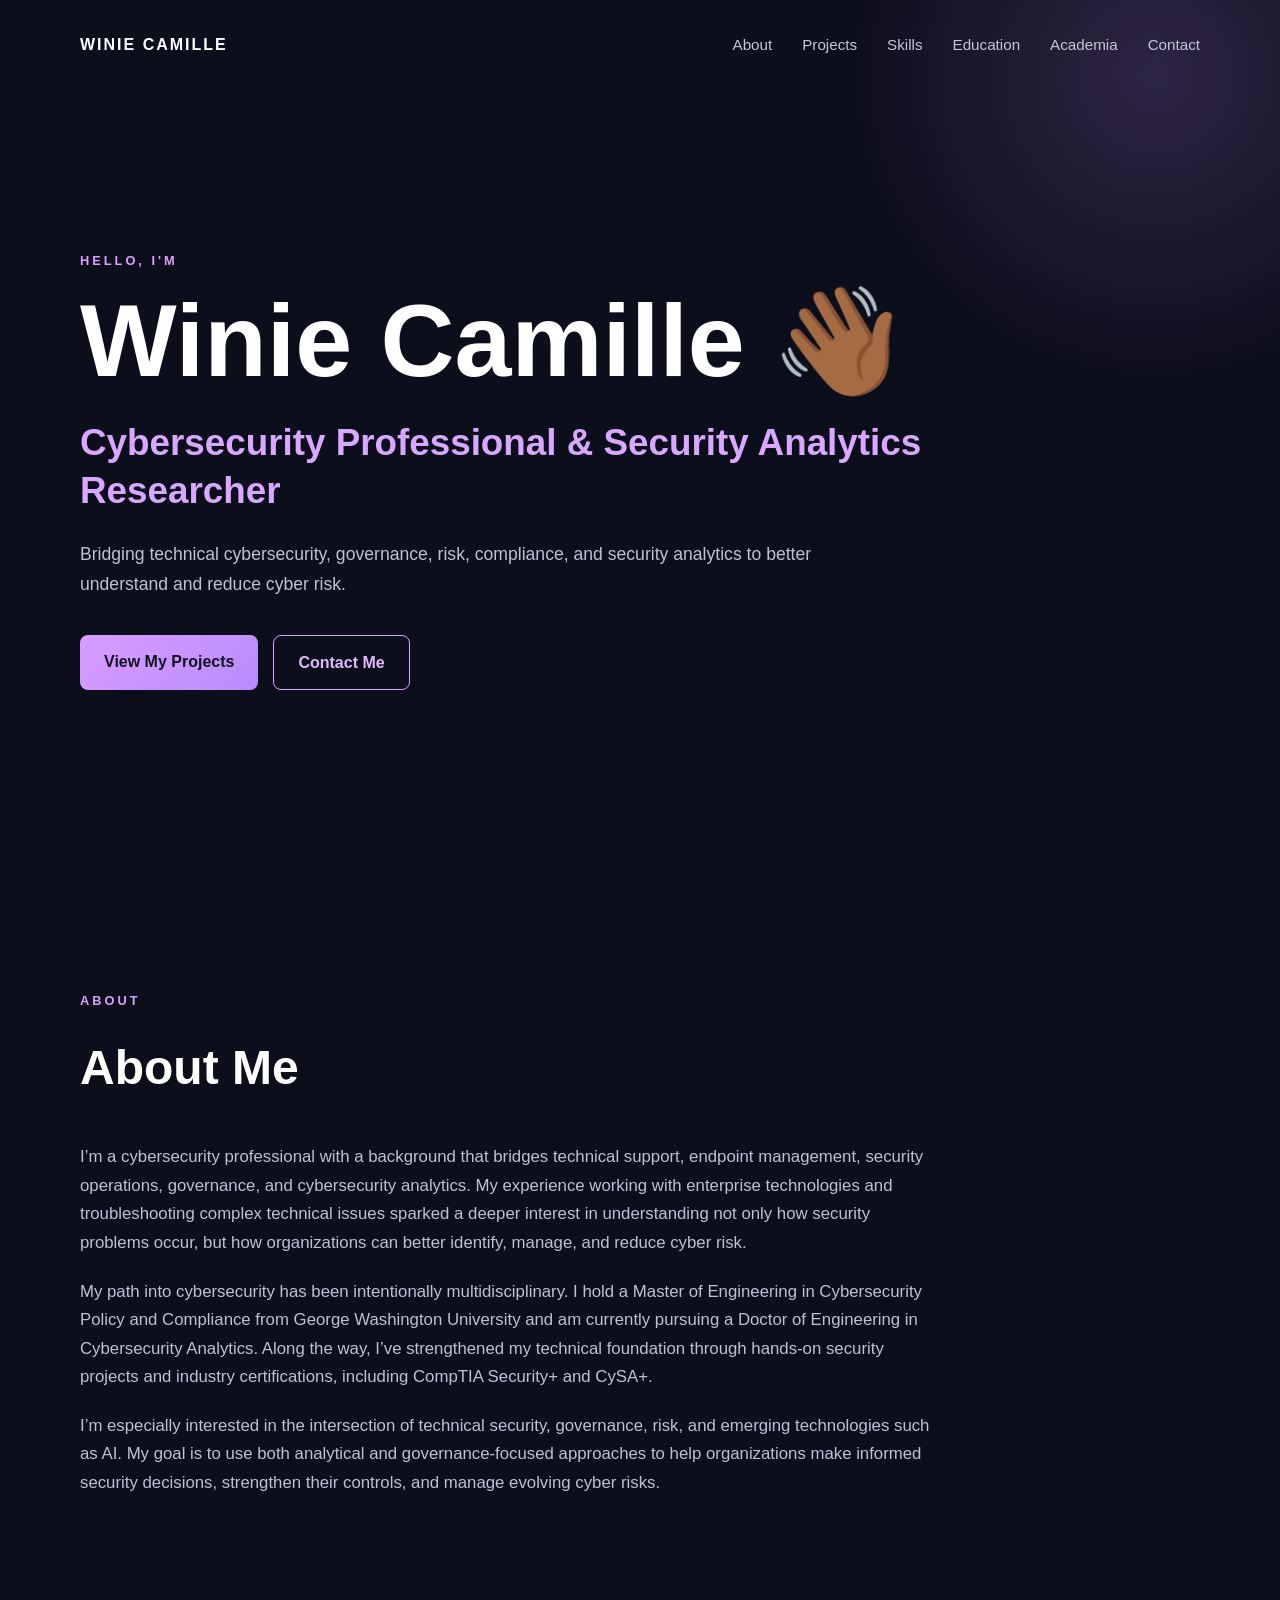
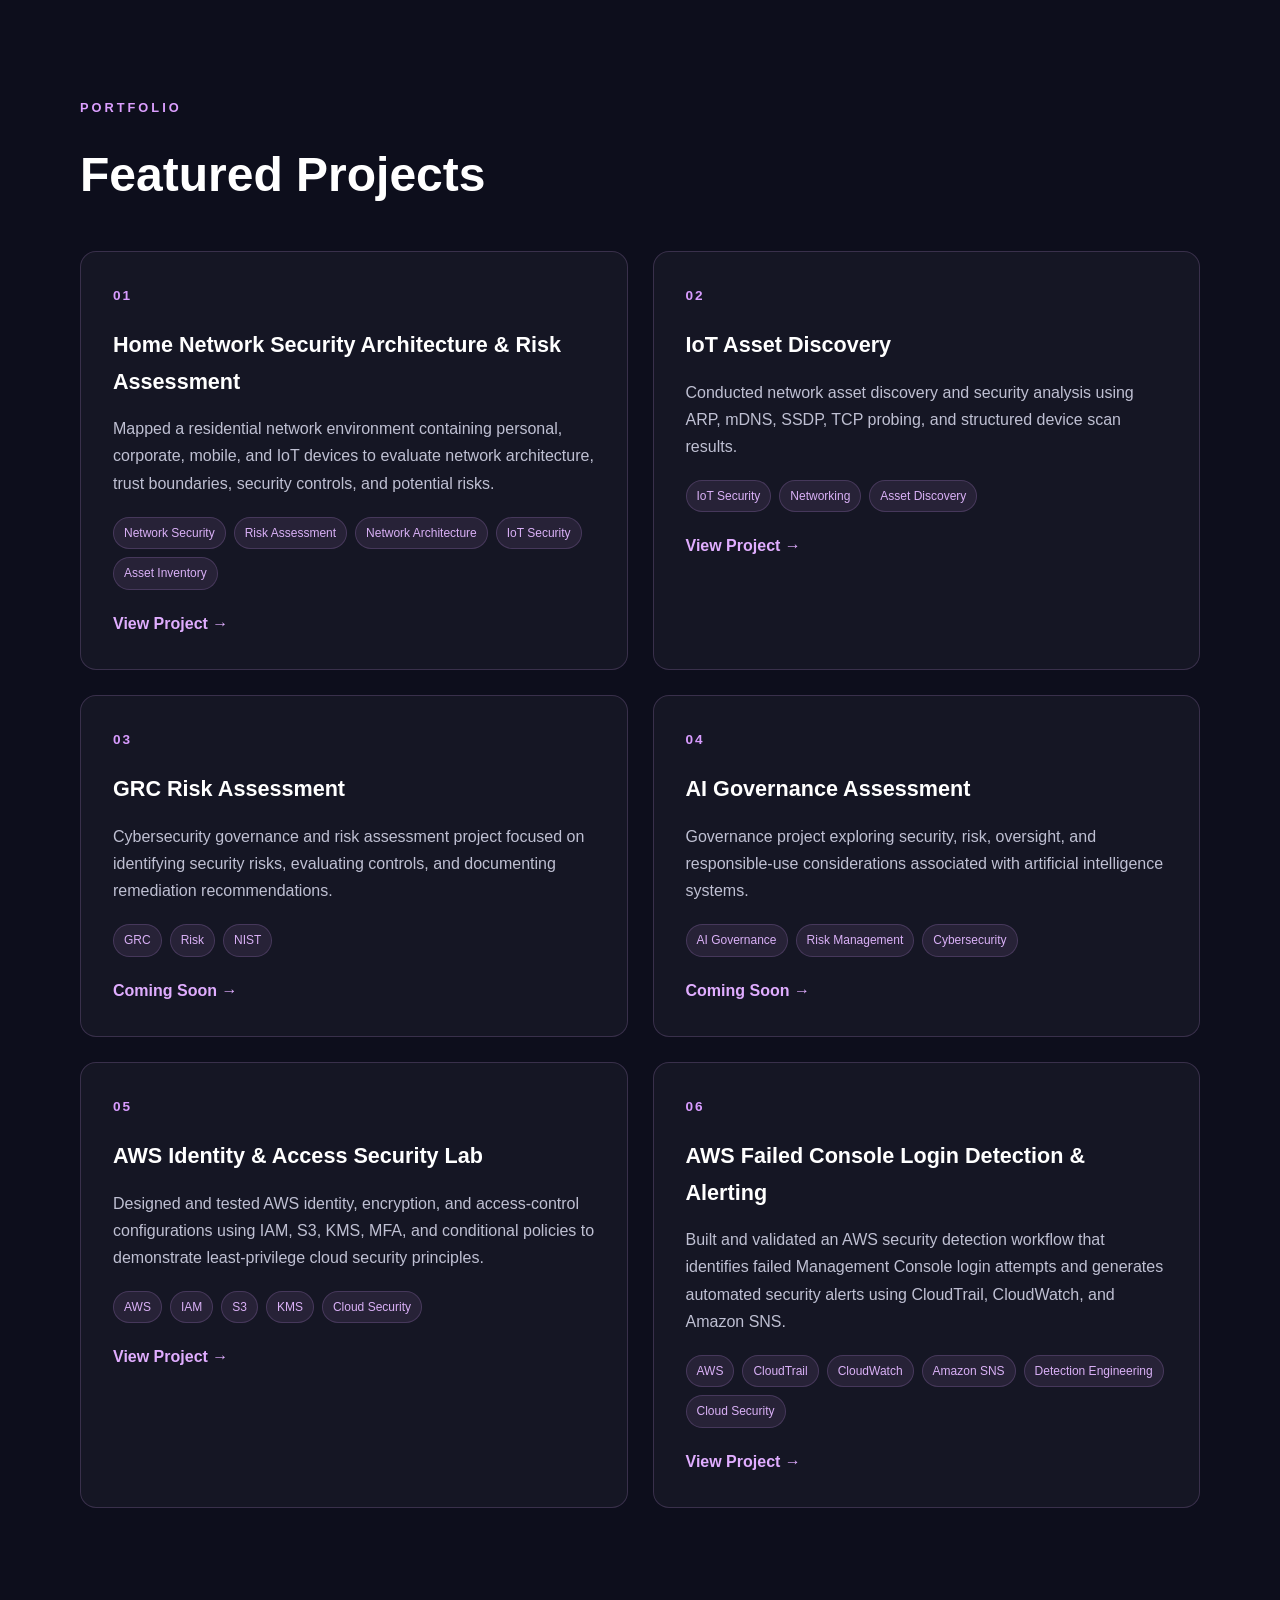
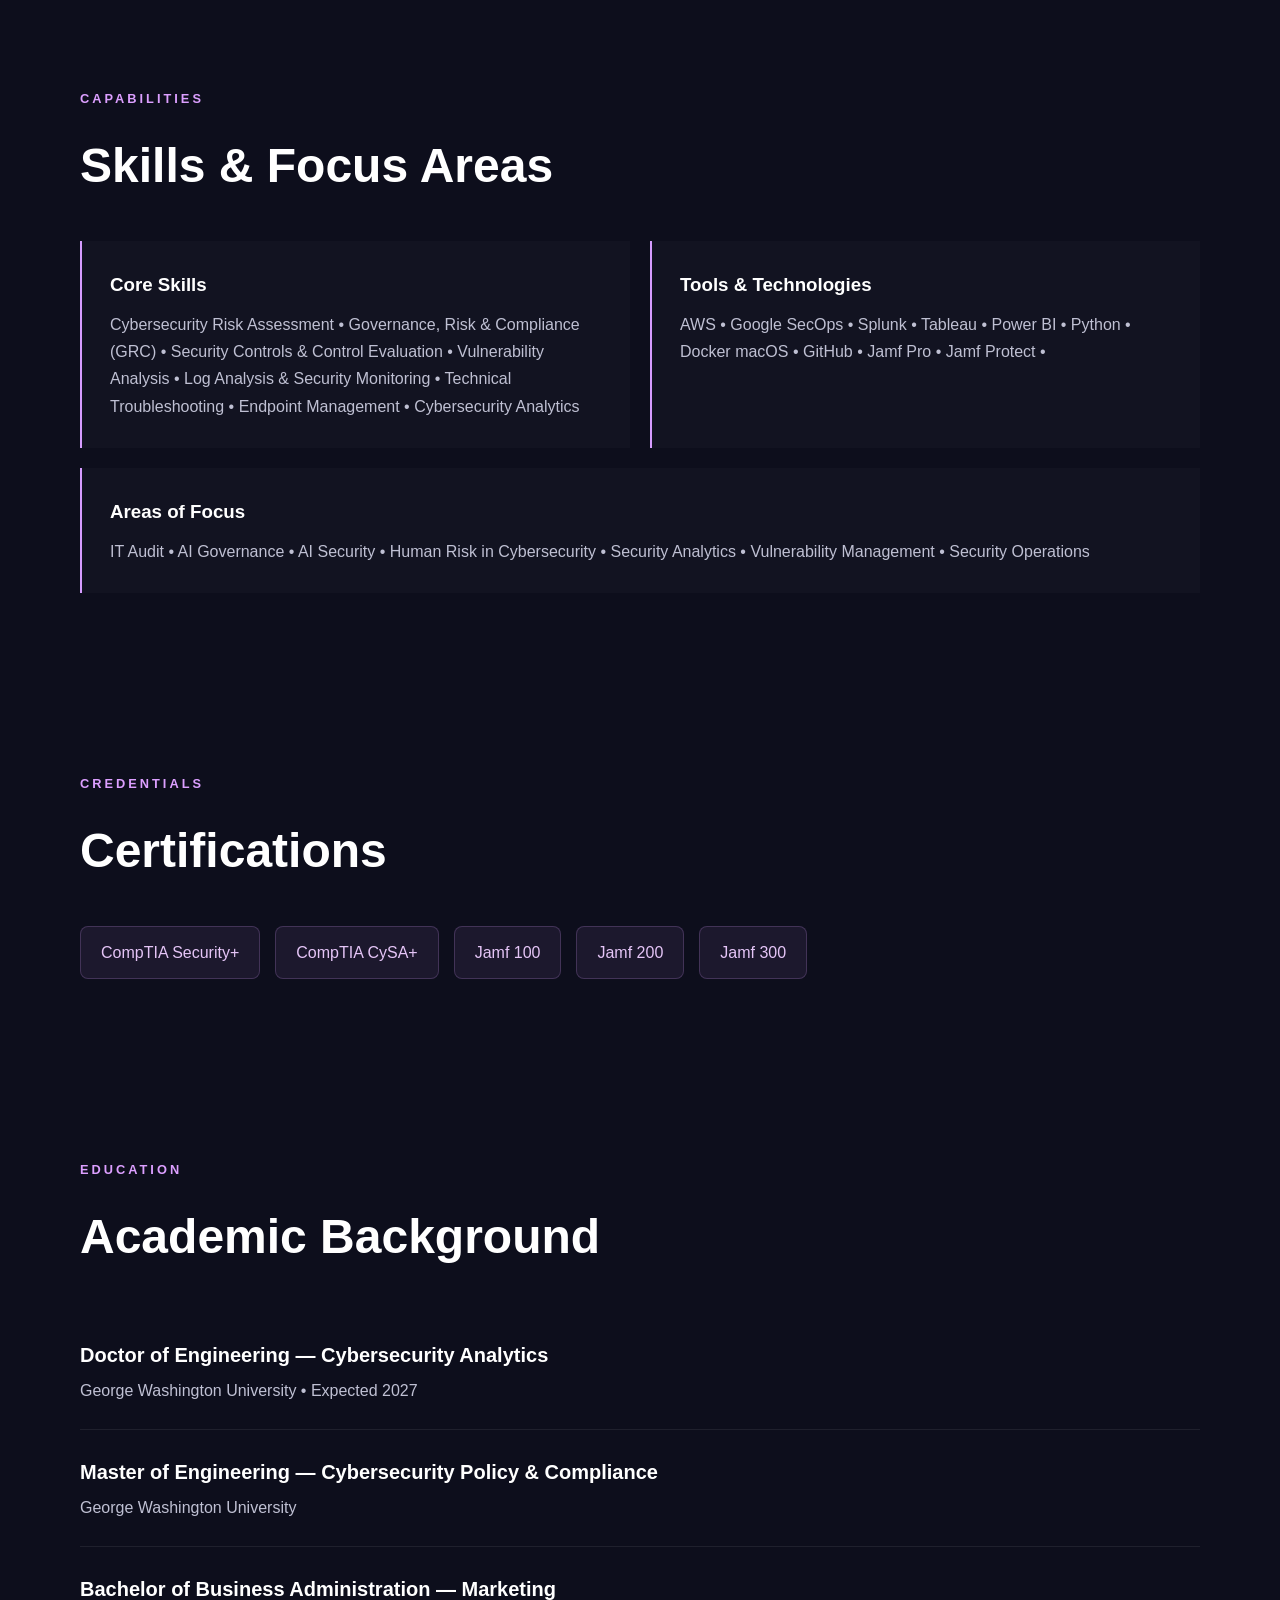
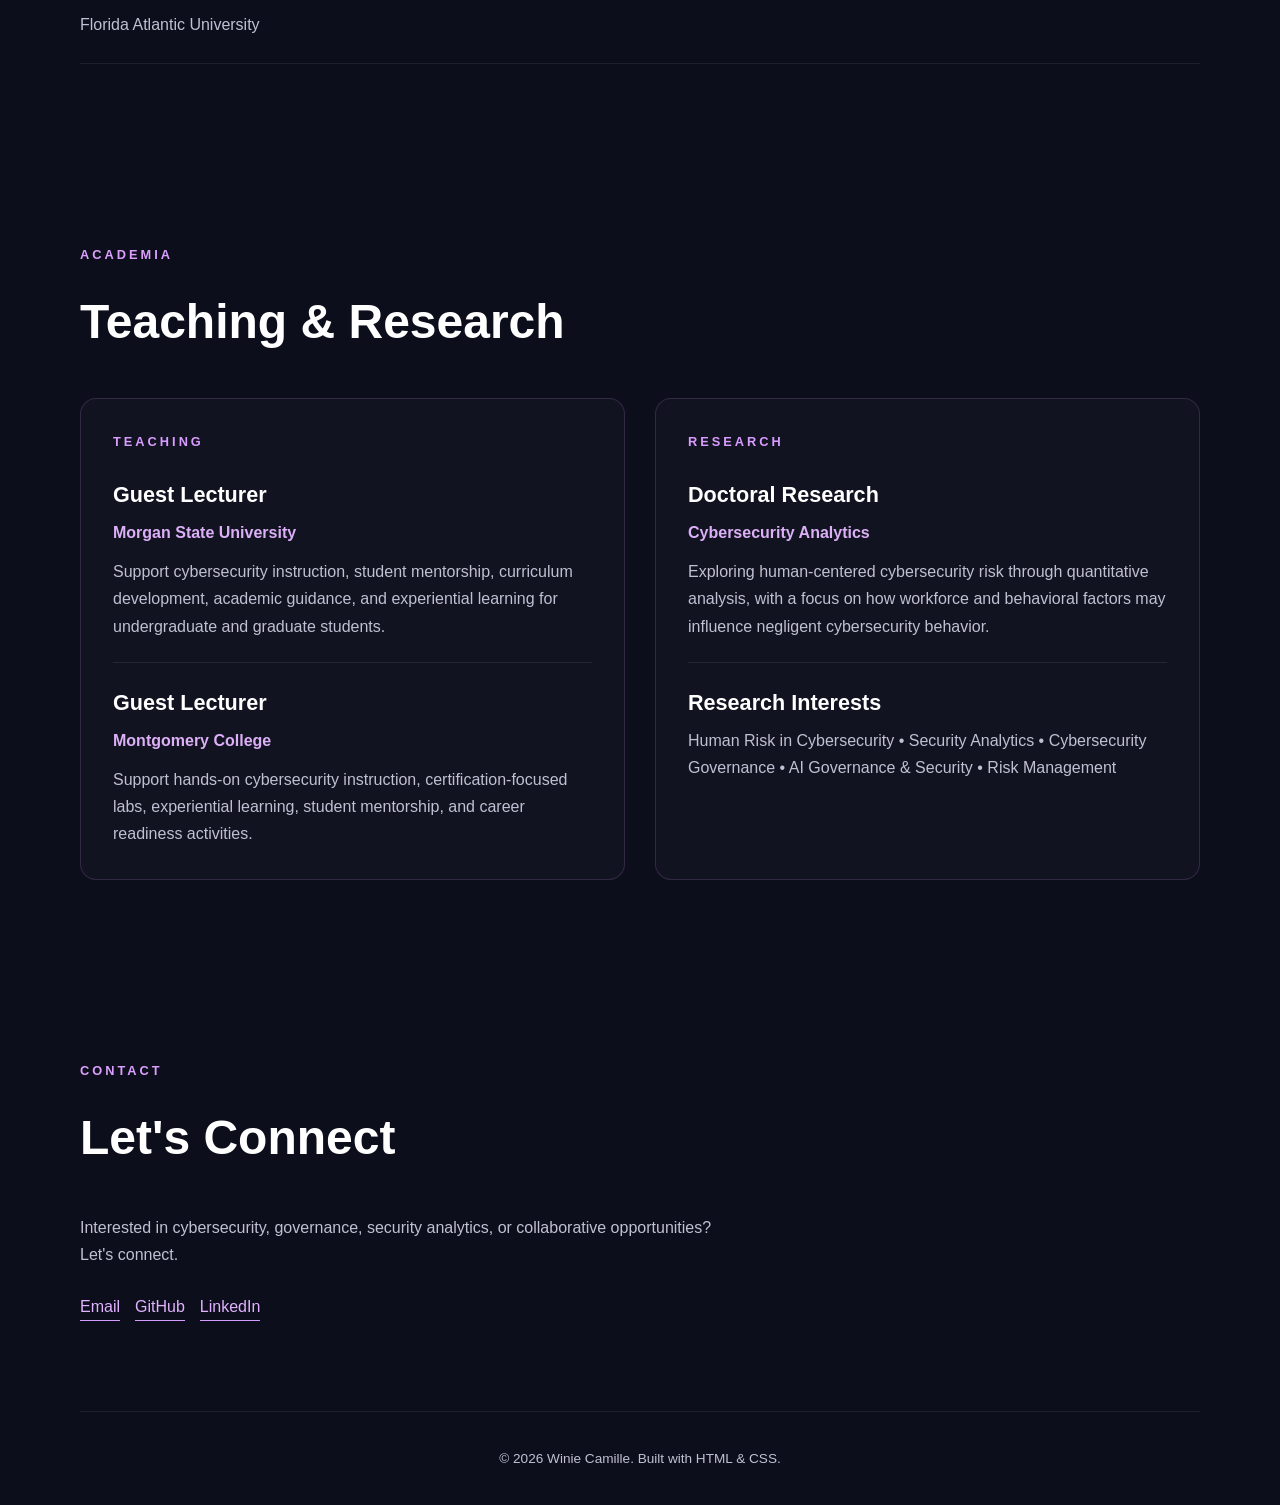
<file: index.html>
<!DOCTYPE html>
<html lang="en">

<head>
  <meta charset="UTF-8">
  <meta name="viewport" content="width=device-width, initial-scale=1.0">

  <title>Winie Camille | Cybersecurity Portfolio</title>
 
  <link rel="stylesheet" href="style.css">
</head>

<body>

  <nav>
    <div class="logo">WINIE CAMILLE</div>

    <div class="nav-links">
      <a href="#about">About</a>
      <a href="#projects">Projects</a>
      <a href="#skills">Skills</a>
      <a href="#education">Education</a>
      <a href="#academia">Academia</a>
      <a href="#contact">Contact</a>
    </div>
  </nav>


  <section class="hero">

    <p class="intro">HELLO, I'M</p>

    <h1>Winie Camille 👋🏾</h1>

    <h2>Cybersecurity Professional & Security Analytics Researcher</h2>

    <p class="hero-text">
      Bridging technical cybersecurity, governance, risk, compliance,
      and security analytics to better understand and reduce cyber risk.
    </p>

    <div class="hero-buttons">
      <a href="#projects" class="primary-button">View My Projects</a>
      <a href="#contact" class="secondary-button">Contact Me</a>
    </div>

  </section>


  <section id="about">

  <p class="section-label">ABOUT</p>

  <h2>About Me</h2>

  <p>
    I’m a cybersecurity professional with a background that bridges technical support,
    endpoint management, security operations, governance, and cybersecurity analytics.
    My experience working with enterprise technologies and troubleshooting complex
    technical issues sparked a deeper interest in understanding not only how security
    problems occur, but how organizations can better identify, manage, and reduce cyber risk.
  </p>

  <p>
    My path into cybersecurity has been intentionally multidisciplinary. I hold a
    Master of Engineering in Cybersecurity Policy and Compliance from George Washington
    University and am currently pursuing a Doctor of Engineering in Cybersecurity Analytics.
    Along the way, I’ve strengthened my technical foundation through hands-on security
    projects and industry certifications, including CompTIA Security+ and CySA+.
  </p>

  <p>
    I’m especially interested in the intersection of technical security, governance,
    risk, and emerging technologies such as AI. My goal is to use both analytical and
    governance-focused approaches to help organizations make informed security decisions,
    strengthen their controls, and manage evolving cyber risks.
  </p>

</section>


  <section id="projects">

    <p class="section-label">PORTFOLIO</p>

    <h2>Featured Projects</h2>

    <div class="project-grid">

      <div class="project-card">

  <p class="project-number">01</p>

  <h3>Home Network Security Architecture & Risk Assessment</h3>

  <p>
    Mapped a residential network environment containing personal,
    corporate, mobile, and IoT devices to evaluate network architecture,
    trust boundaries, security controls, and potential risks.
  </p>

  <div class="tags">
    <span>Network Security</span>
    <span>Risk Assessment</span>
    <span>Network Architecture</span>
    <span>IoT Security</span>
    <span>Asset Inventory</span>
  </div>

  <a href="home-network-security.html">View Project →</a>

</div>


      <div class="project-card">
        <p class="project-number">02</p>

        <h3>IoT Asset Discovery</h3>

        <p>
          Conducted network asset discovery and security analysis using
          ARP, mDNS, SSDP, TCP probing, and structured device scan results.
        </p>

        <div class="tags">
          <span>IoT Security</span>
          <span>Networking</span>
          <span>Asset Discovery</span>
        </div>

        <a href="#">View Project →</a>
      </div>


      <div class="project-card">
        <p class="project-number">03</p>

        <h3>GRC Risk Assessment</h3>

        <p>
          Cybersecurity governance and risk assessment project focused on
          identifying security risks, evaluating controls, and documenting
          remediation recommendations.
        </p>

        <div class="tags">
          <span>GRC</span>
          <span>Risk</span>
          <span>NIST</span>
        </div>

        <a href="#">Coming Soon →</a>
      </div>


      <div class="project-card">
        <p class="project-number">04</p>

        <h3>AI Governance Assessment</h3>

        <p>
          Governance project exploring security, risk, oversight, and
          responsible-use considerations associated with artificial
          intelligence systems.
        </p>

        <div class="tags">
          <span>AI Governance</span>
          <span>Risk Management</span>
          <span>Cybersecurity</span>
        </div>

        <a href="#">Coming Soon →</a>
      </div>

      <div class="project-card">

  <p class="project-number">05</p>

  <h3>AWS Identity & Access Security Lab</h3>

  <p>
    Designed and tested AWS identity, encryption, and access-control
    configurations using IAM, S3, KMS, MFA, and conditional policies
    to demonstrate least-privilege cloud security principles.
  </p>

  <div class="tags">
    <span>AWS</span>
    <span>IAM</span>
    <span>S3</span>
    <span>KMS</span>
    <span>Cloud Security</span>
  </div>

  <a href="aws-iam-security.html">View Project →</a>

</div>
      <div class="project-card">

  <p class="project-number">06</p>

  <h3>AWS Failed Console Login Detection & Alerting</h3>

  <p>
    Built and validated an AWS security detection workflow that identifies
    failed Management Console login attempts and generates automated security
    alerts using CloudTrail, CloudWatch, and Amazon SNS.
  </p>

  <div class="tags">
    <span>AWS</span>
    <span>CloudTrail</span>
    <span>CloudWatch</span>
    <span>Amazon SNS</span>
    <span>Detection Engineering</span>
    <span>Cloud Security</span>
  </div>

  <a href="aws-failed-login-detection.html">View Project →</a>

</div>
      
    </div>

  </section>


  <section id="skills">

  <p class="section-label">CAPABILITIES</p>

  <h2>Skills & Focus Areas</h2>

  <div class="skills-grid">

    <div>
      <h3>Core Skills</h3>
      <p>
        Cybersecurity Risk Assessment • Governance, Risk & Compliance (GRC) •
        Security Controls & Control Evaluation • Vulnerability Analysis •
        Log Analysis & Security Monitoring • Technical Troubleshooting •
        Endpoint Management • Cybersecurity Analytics
      </p>
    </div>

    <div>
      <h3>Tools & Technologies</h3>
      <p>
        AWS • Google SecOps • Splunk • Tableau • Power BI • Python • Docker
        macOS • GitHub • Jamf Pro • Jamf Protect •
      </p>
    </div>

    <div class="full-width">
      <h3>Areas of Focus</h3>
      <p>
        IT Audit • AI Governance • AI Security • Human Risk in Cybersecurity •
        Security Analytics • Vulnerability Management • Security Operations
      </p>
    </div>

  </div>

</section>


  <section id="certifications">

    <p class="section-label">CREDENTIALS</p>

    <h2>Certifications</h2>

    <div class="certification-list">
      <span>CompTIA Security+</span>
      <span>CompTIA CySA+</span>
      <span>Jamf 100</span>
      <span>Jamf 200</span>
      <span>Jamf 300</span>
    </div>

  </section>


  <section id="education">

    <p class="section-label">EDUCATION</p>

    <h2>Academic Background</h2>

    <div class="education-item">
      <h3>Doctor of Engineering — Cybersecurity Analytics</h3>
      <p>George Washington University • Expected 2027</p>
    </div>

    <div class="education-item">
      <h3>Master of Engineering — Cybersecurity Policy & Compliance</h3>
      <p>George Washington University</p>
    </div>

    <div class="education-item">
      <h3>Bachelor of Business Administration — Marketing</h3>
      <p>Florida Atlantic University</p>
    </div>

  </section>

<section id="academia">

  <p class="section-label">ACADEMIA</p>

  <h2>Teaching & Research</h2>

  <div class="academia-grid">

    <div class="academia-column">

      <p class="academia-type">TEACHING</p>

      <div class="academia-item">
        <h3>Guest Lecturer</h3>
        <h4>Morgan State University</h4>
        <p>
          Support cybersecurity instruction, student mentorship, curriculum development,
          academic guidance, and experiential learning for undergraduate and graduate students.
        </p>
      </div>

      <div class="academia-item">
        <h3>Guest Lecturer</h3>
        <h4>Montgomery College</h4>
        <p>
          Support hands-on cybersecurity instruction, certification-focused labs,
          experiential learning, student mentorship, and career readiness activities.
        </p>
      </div>

    </div>


    <div class="academia-column">

      <p class="academia-type">RESEARCH</p>

      <div class="academia-item">
        <h3>Doctoral Research</h3>
        <h4>Cybersecurity Analytics</h4>
        <p>
          Exploring human-centered cybersecurity risk through quantitative analysis,
          with a focus on how workforce and behavioral factors may influence negligent
          cybersecurity behavior.
        </p>
      </div>

      <div class="academia-item">
        <h3>Research Interests</h3>
        <p>
          Human Risk in Cybersecurity • Security Analytics • Cybersecurity Governance •
          AI Governance & Security • Risk Management
        </p>
      </div>

    </div>

  </div>

</section>
  
  <section id="contact">

    <p class="section-label">CONTACT</p>

    <h2>Let's Connect</h2>

    <p>
      Interested in cybersecurity, governance, security analytics,
      or collaborative opportunities? Let's connect.
    </p>

    <div class="contact-links">
        <a href="mailto:winiecamille@gmail.com">Email</a>
        <a href="https://github.com/TechiePoohBear" target="_blank">GitHub</a>
        <a href="https://www.linkedin.com/in/winie-camille-m-eng-45a8448a/" target="_blank">LinkedIn</a>
    </div>

  </section>


  <footer>
    <p>© 2026 Winie Camille. Built with HTML & CSS.</p>
  </footer>

</body>

</html>
</file>
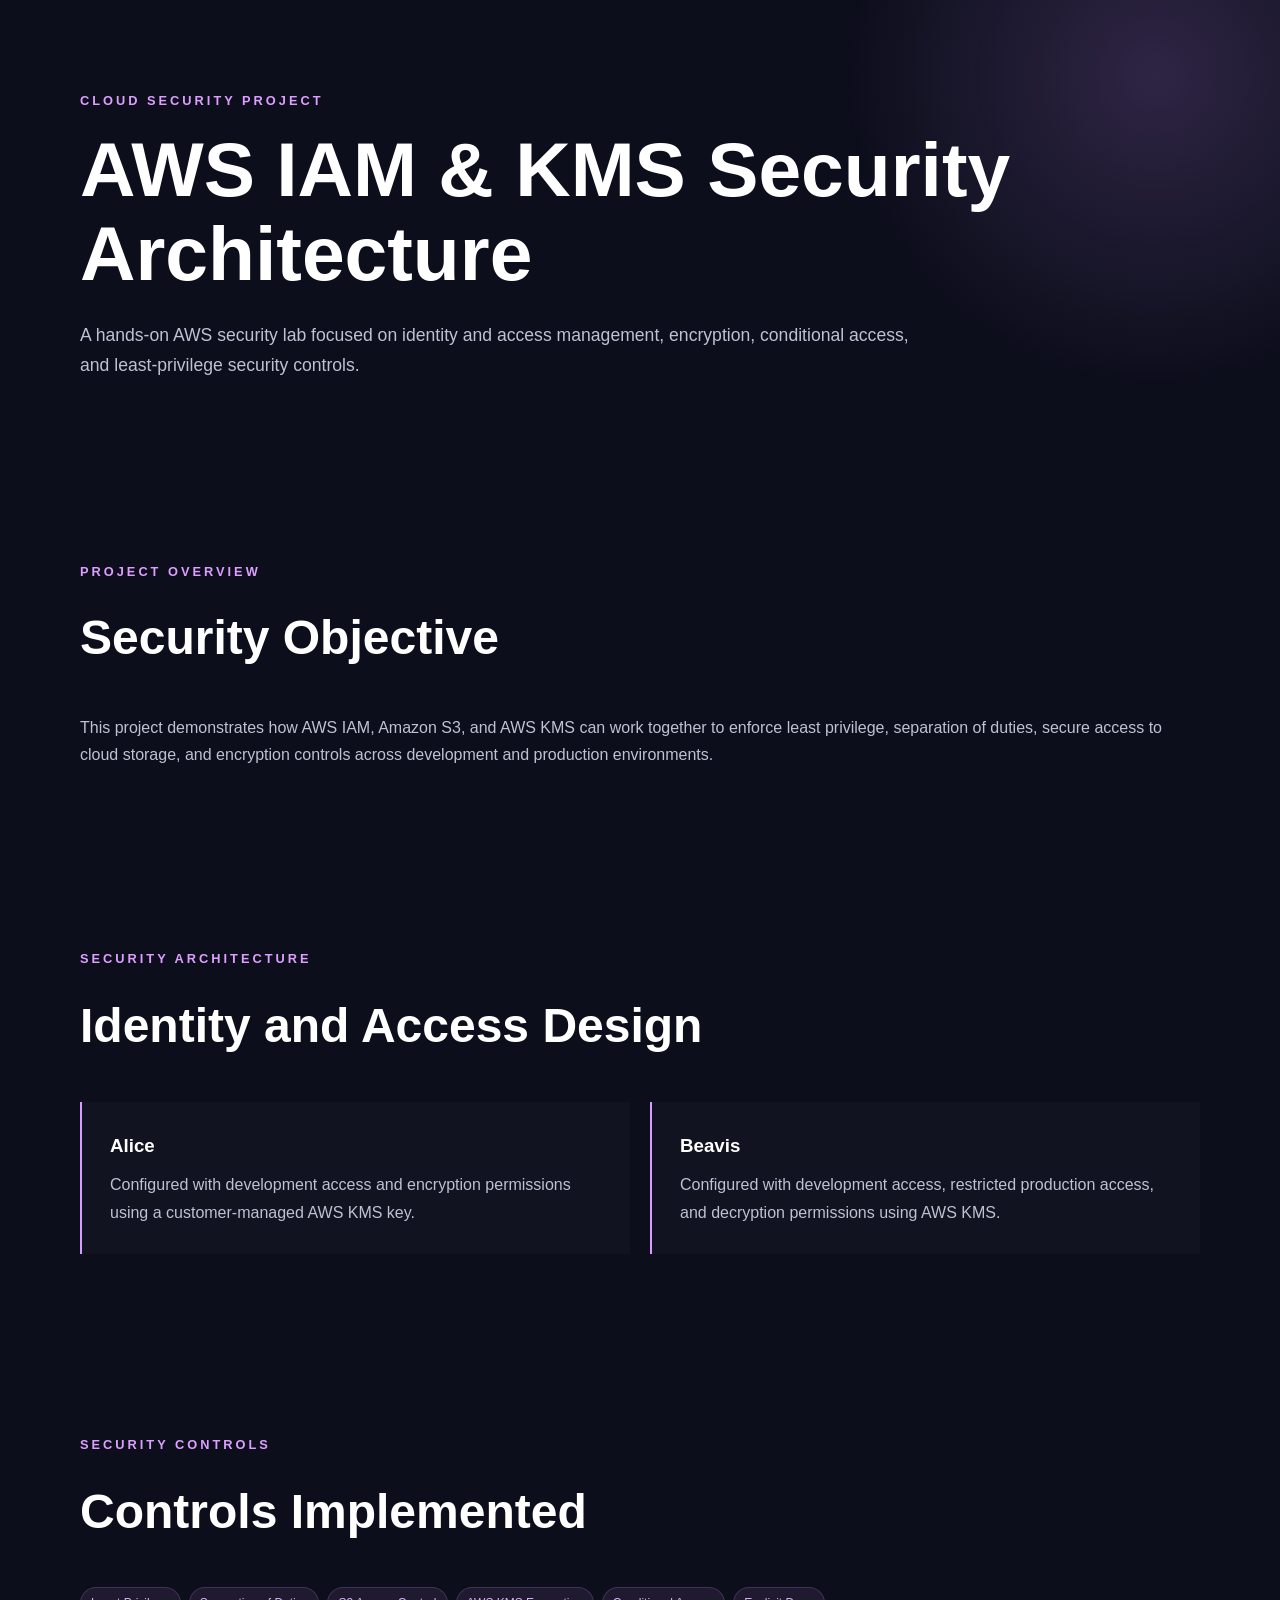
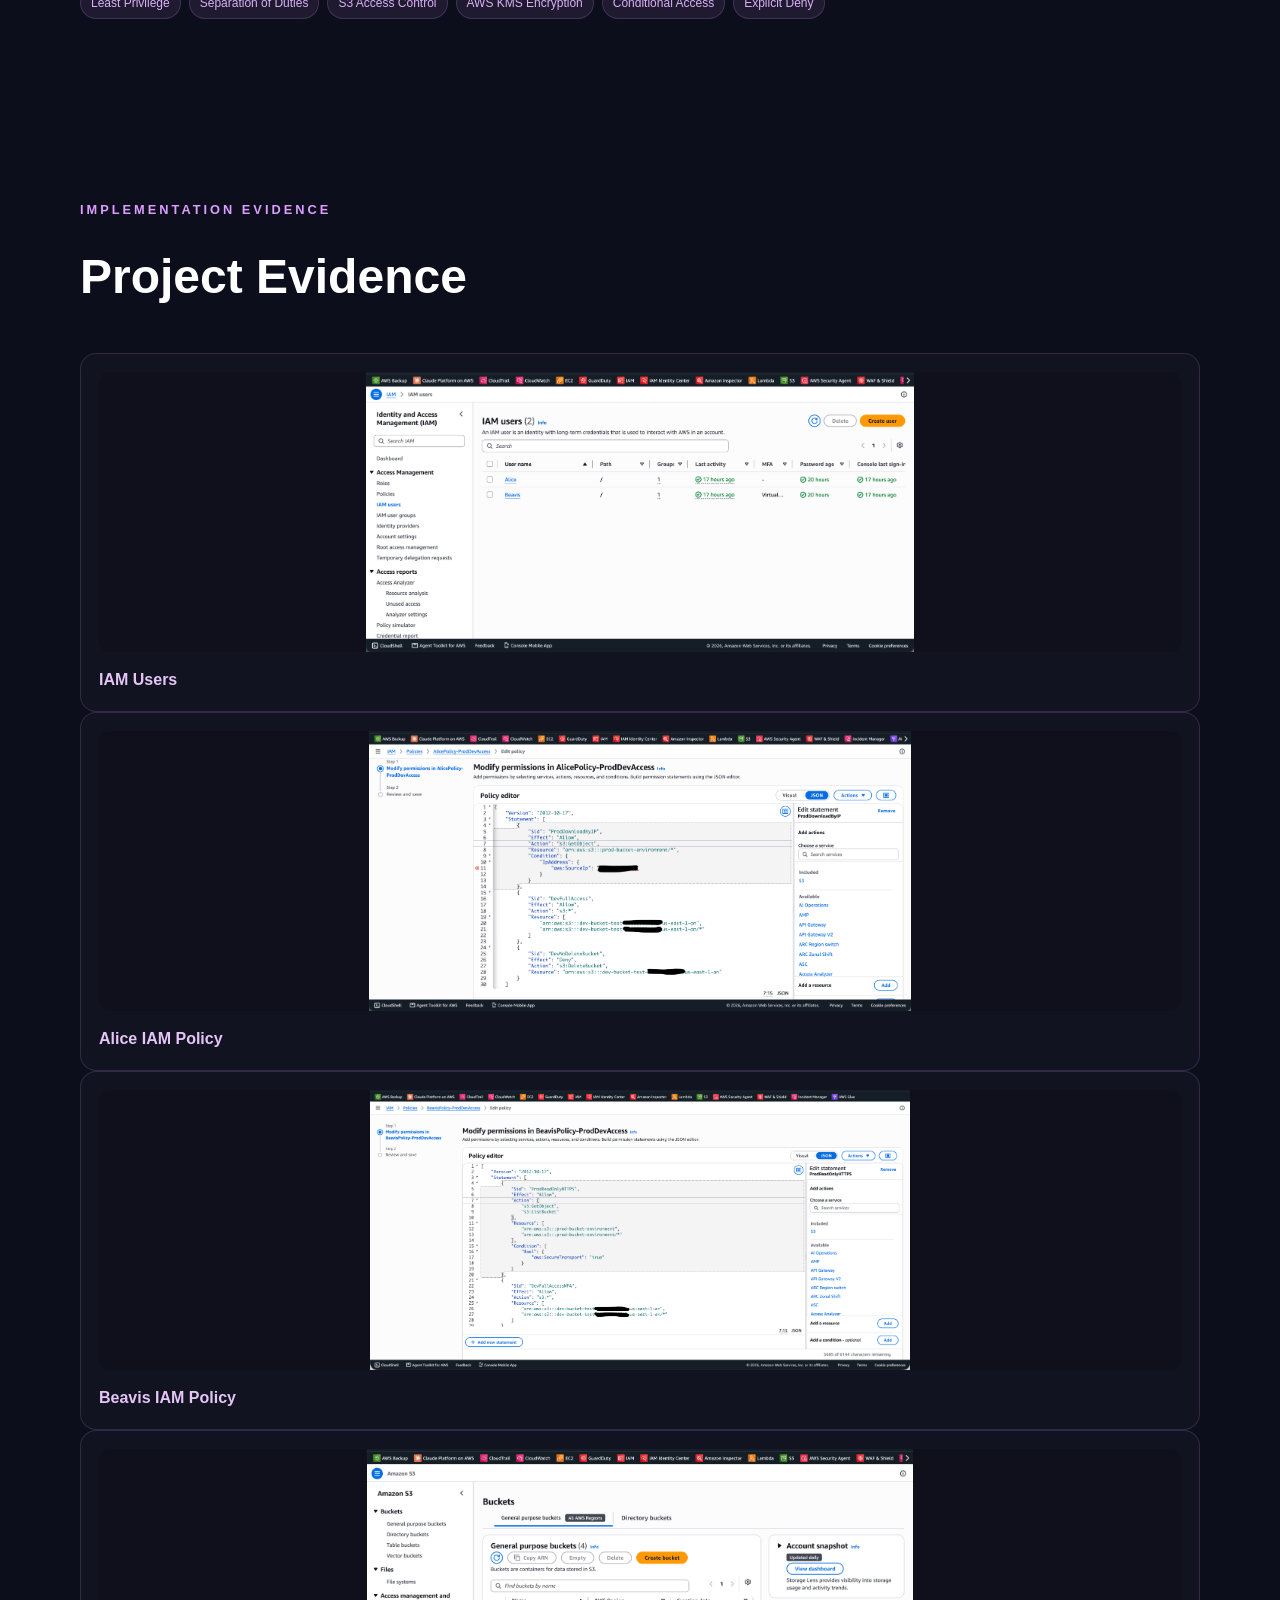
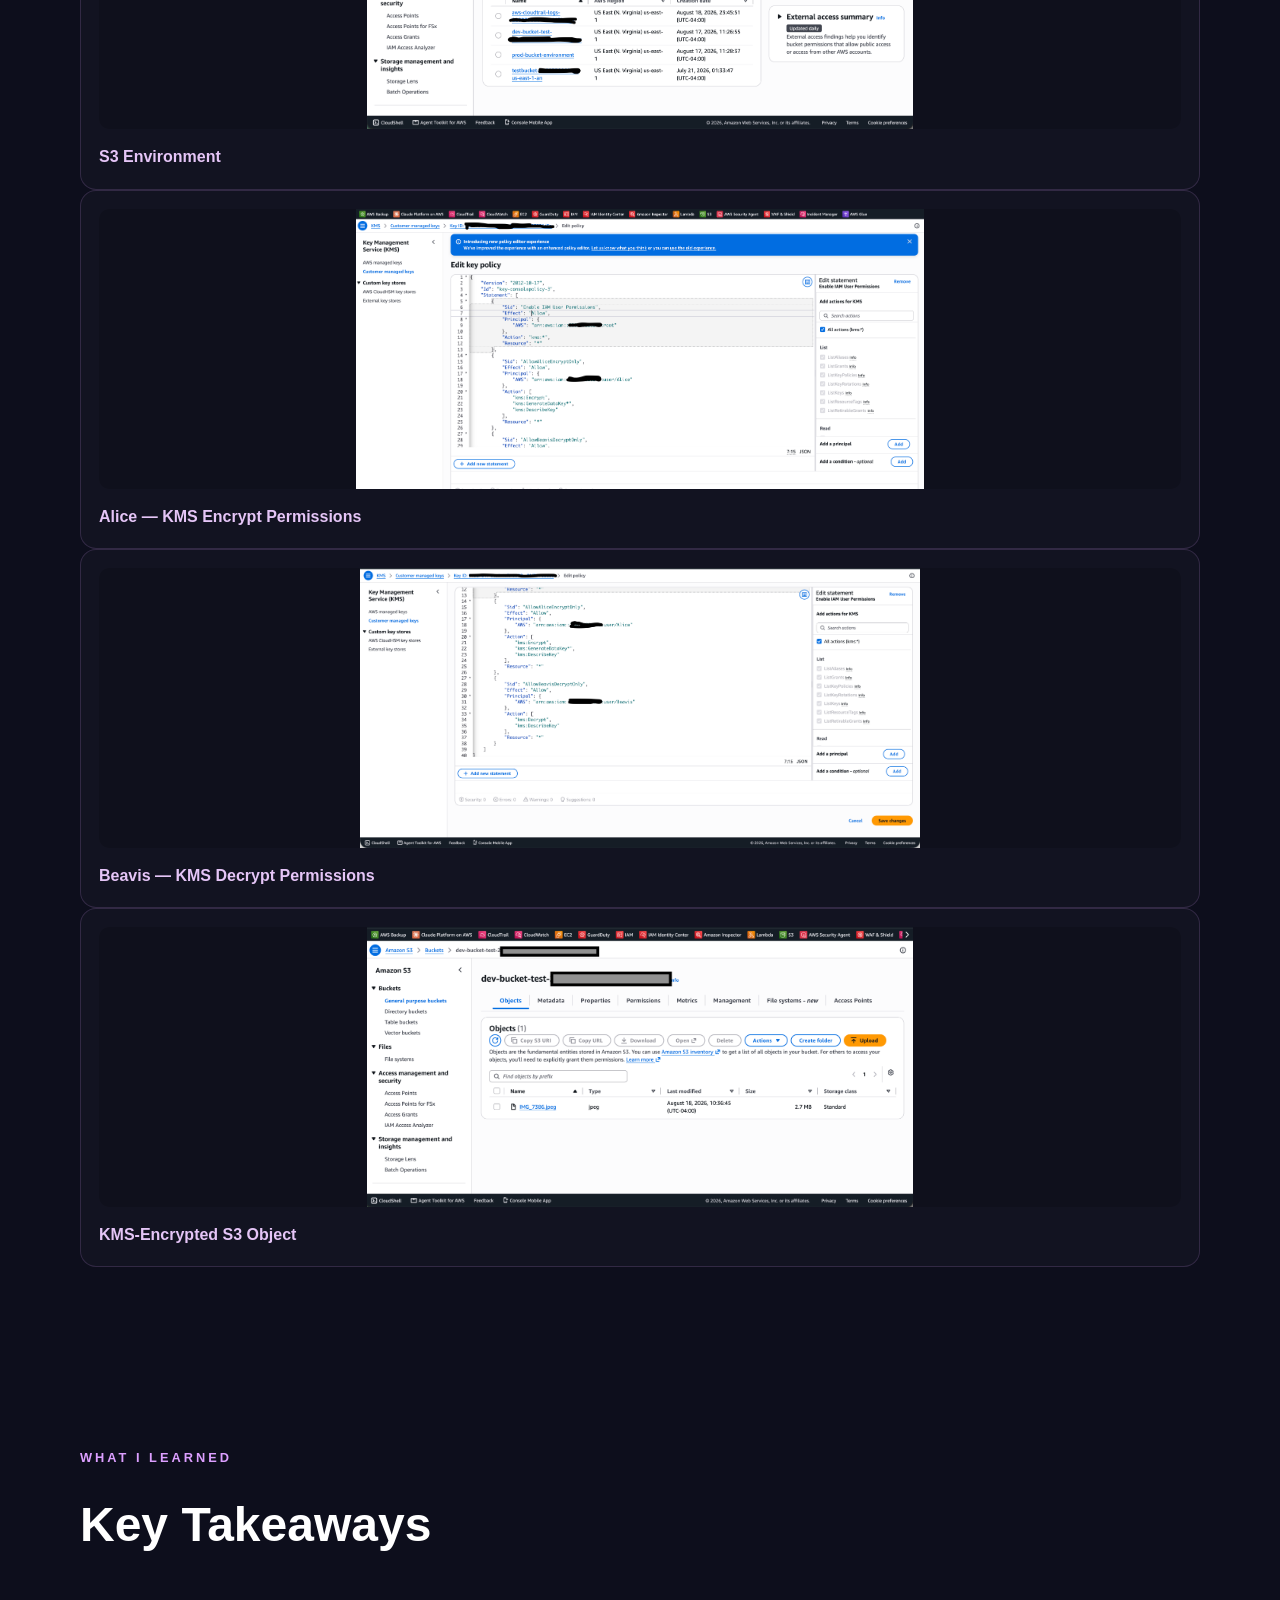
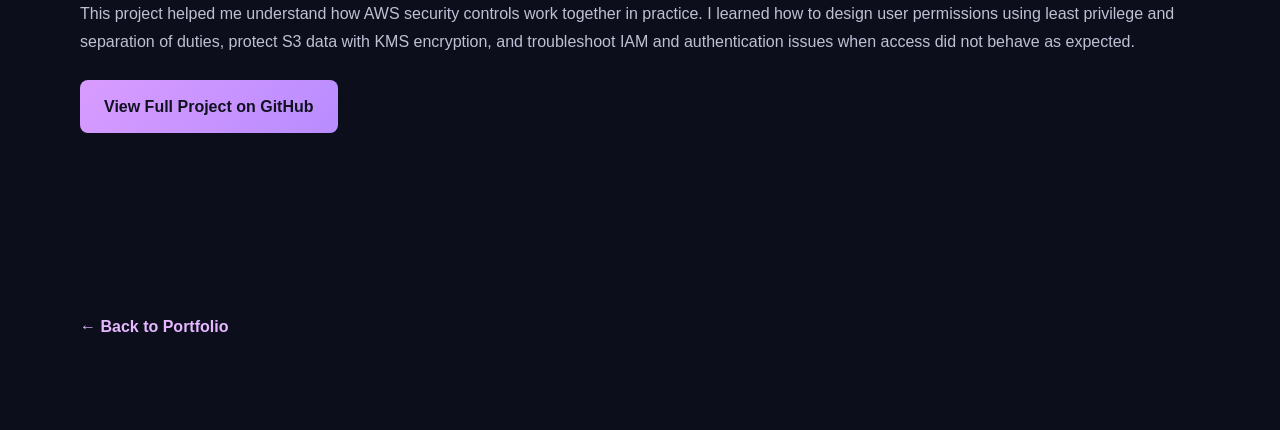
<file: aws-iam-security.html>
<!DOCTYPE html>
<html lang="en">

<head>
  <meta charset="UTF-8">
  <meta name="viewport" content="width=device-width, initial-scale=1.0">

  <title>AWS Identity & Access Security Lab | Winie Camille</title>

  <link rel="stylesheet" href="style.css">
</head>

<body>

  <main>

  <section class="project-case-study">

    <p class="section-label">CLOUD SECURITY PROJECT</p>

    <h1>AWS IAM & KMS Security Architecture</h1>

    <p>
      A hands-on AWS security lab focused on identity and access management,
      encryption, conditional access, and least-privilege security controls.
    </p>

  </section>


  <section>

    <p class="section-label">PROJECT OVERVIEW</p>

    <h2>Security Objective</h2>

    <p>
      This project demonstrates how AWS IAM, Amazon S3, and AWS KMS can work
      together to enforce least privilege, separation of duties, secure access
      to cloud storage, and encryption controls across development and
      production environments.
    </p>

  </section>


  <section>

    <p class="section-label">SECURITY ARCHITECTURE</p>

    <h2>Identity and Access Design</h2>

    <div class="skills-grid">

      <div>
        <h3>Alice</h3>
        <p>
          Configured with development access and encryption permissions using
          a customer-managed AWS KMS key.
        </p>
      </div>

      <div>
        <h3>Beavis</h3>
        <p>
          Configured with development access, restricted production access,
          and decryption permissions using AWS KMS.
        </p>
      </div>

    </div>

  </section>


  <section>

    <p class="section-label">SECURITY CONTROLS</p>

    <h2>Controls Implemented</h2>

    <div class="tags">
      <span>Least Privilege</span>
      <span>Separation of Duties</span>
      <span>S3 Access Control</span>
      <span>AWS KMS Encryption</span>
      <span>Conditional Access</span>
      <span>Explicit Deny</span>
    </div>

  </section>


  <section>

    <p class="section-label">IMPLEMENTATION EVIDENCE</p>

    <h2>Project Evidence</h2>

    <div class="evidence-grid">

  <div class="evidence-item">
    <img src="screenshots/01-iam-users.png"
         alt="AWS IAM users Alice and Beavis">
    <p>IAM Users</p>
  </div>

  <div class="evidence-item">
    <img src="screenshots/02-alice-iam-policy.png"
         alt="Alice IAM policy">
    <p>Alice IAM Policy</p>
  </div>

  <div class="evidence-item">
    <img src="screenshots/03-beavis-iam-policy.png"
         alt="Beavis IAM policy">
    <p>Beavis IAM Policy</p>
  </div>

  <div class="evidence-item">
    <img src="screenshots/04-s3-environment.png"
         alt="Amazon S3 development and production environment">
    <p>S3 Environment</p>
  </div>

  <div class="evidence-item">
    <img src="screenshots/05-kms-alice-encrypt-policy.png"
         alt="AWS KMS policy granting Alice encryption permissions">
    <p>Alice — KMS Encrypt Permissions</p>
  </div>

  <div class="evidence-item">
    <img src="screenshots/06-kms-beavis-decrypt-policy.png"
         alt="AWS KMS policy granting Beavis decryption permissions">
    <p>Beavis — KMS Decrypt Permissions</p>
  </div>

  <div class="evidence-item">
    <img src="screenshots/07-encrypted-s3-object.png"
         alt="Amazon S3 object protected with AWS KMS encryption">
    <p>KMS-Encrypted S3 Object</p>
  </div>

</div>
    
  </section>


  <section>

    <p class="section-label">WHAT I LEARNED</p>

    <h2>Key Takeaways</h2>

    <p>
      This project helped me understand how AWS security controls work together
      in practice. I learned how to design user permissions using least privilege
      and separation of duties, protect S3 data with KMS encryption, and
      troubleshoot IAM and authentication issues when access did not behave as
      expected.
    </p>

    <p>
      <a
        href="https://github.com/TechiePoohBear/aws-iam-kms-security-lab/tree/main"
        target="_blank"
        rel="noopener noreferrer"
        class="project-button">
        View Full Project on GitHub
      </a>
    </p>

  </section>


  <section>

    <a href="index.html" class="back-link">
      ← Back to Portfolio
    </a>

  </section>

</main>

</body>

</html>
</file>
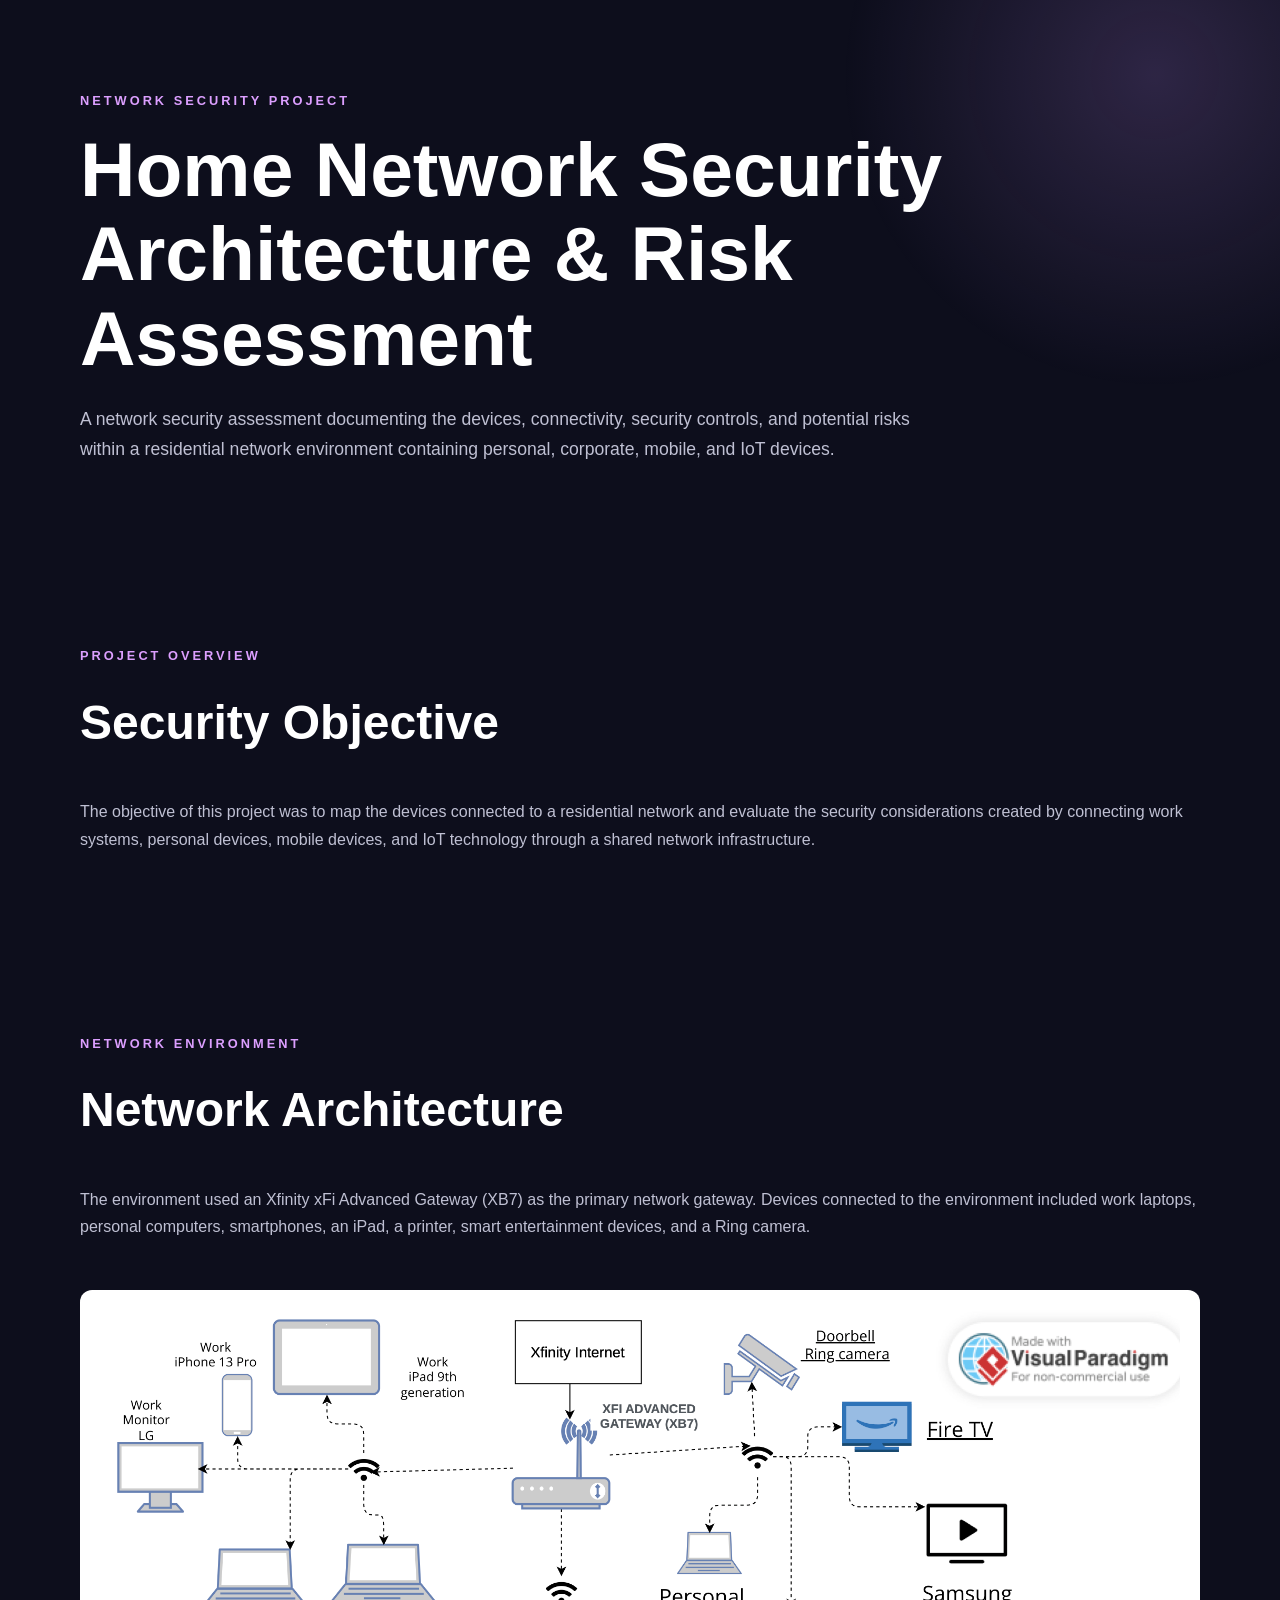
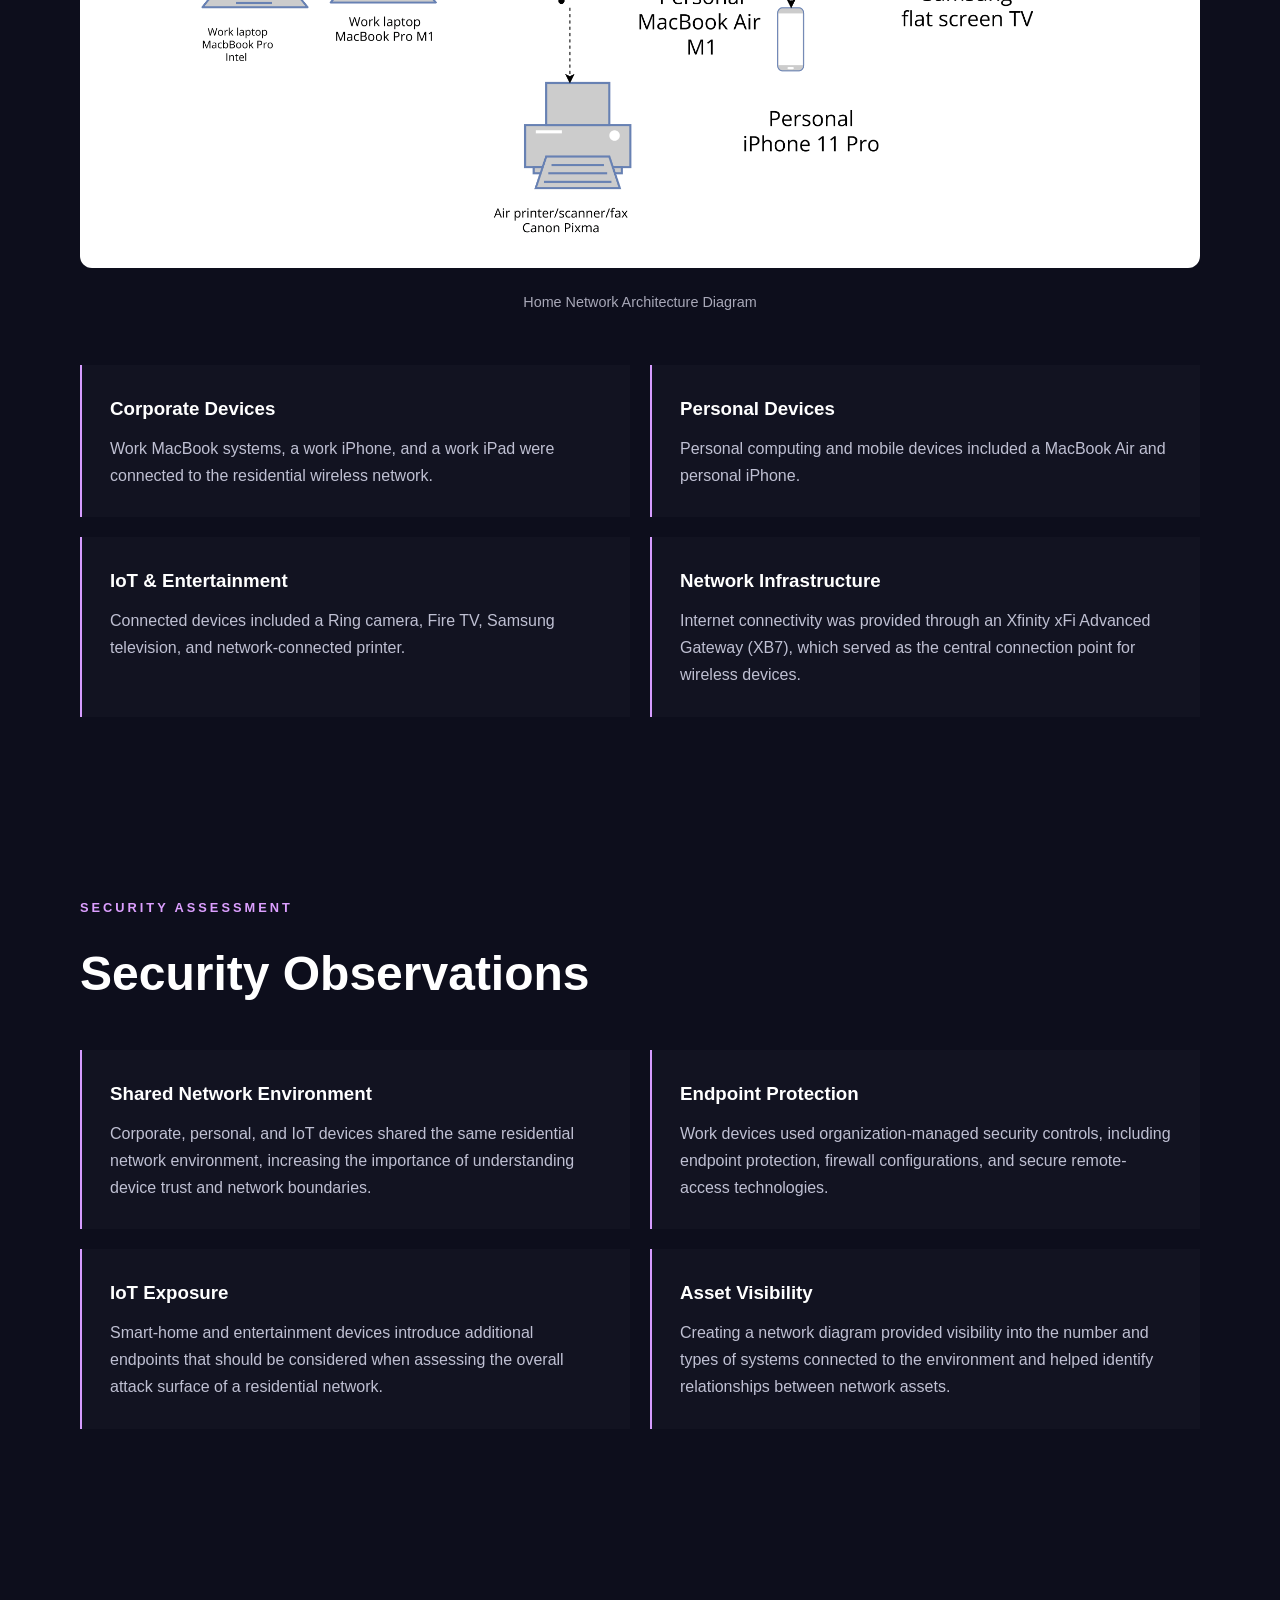
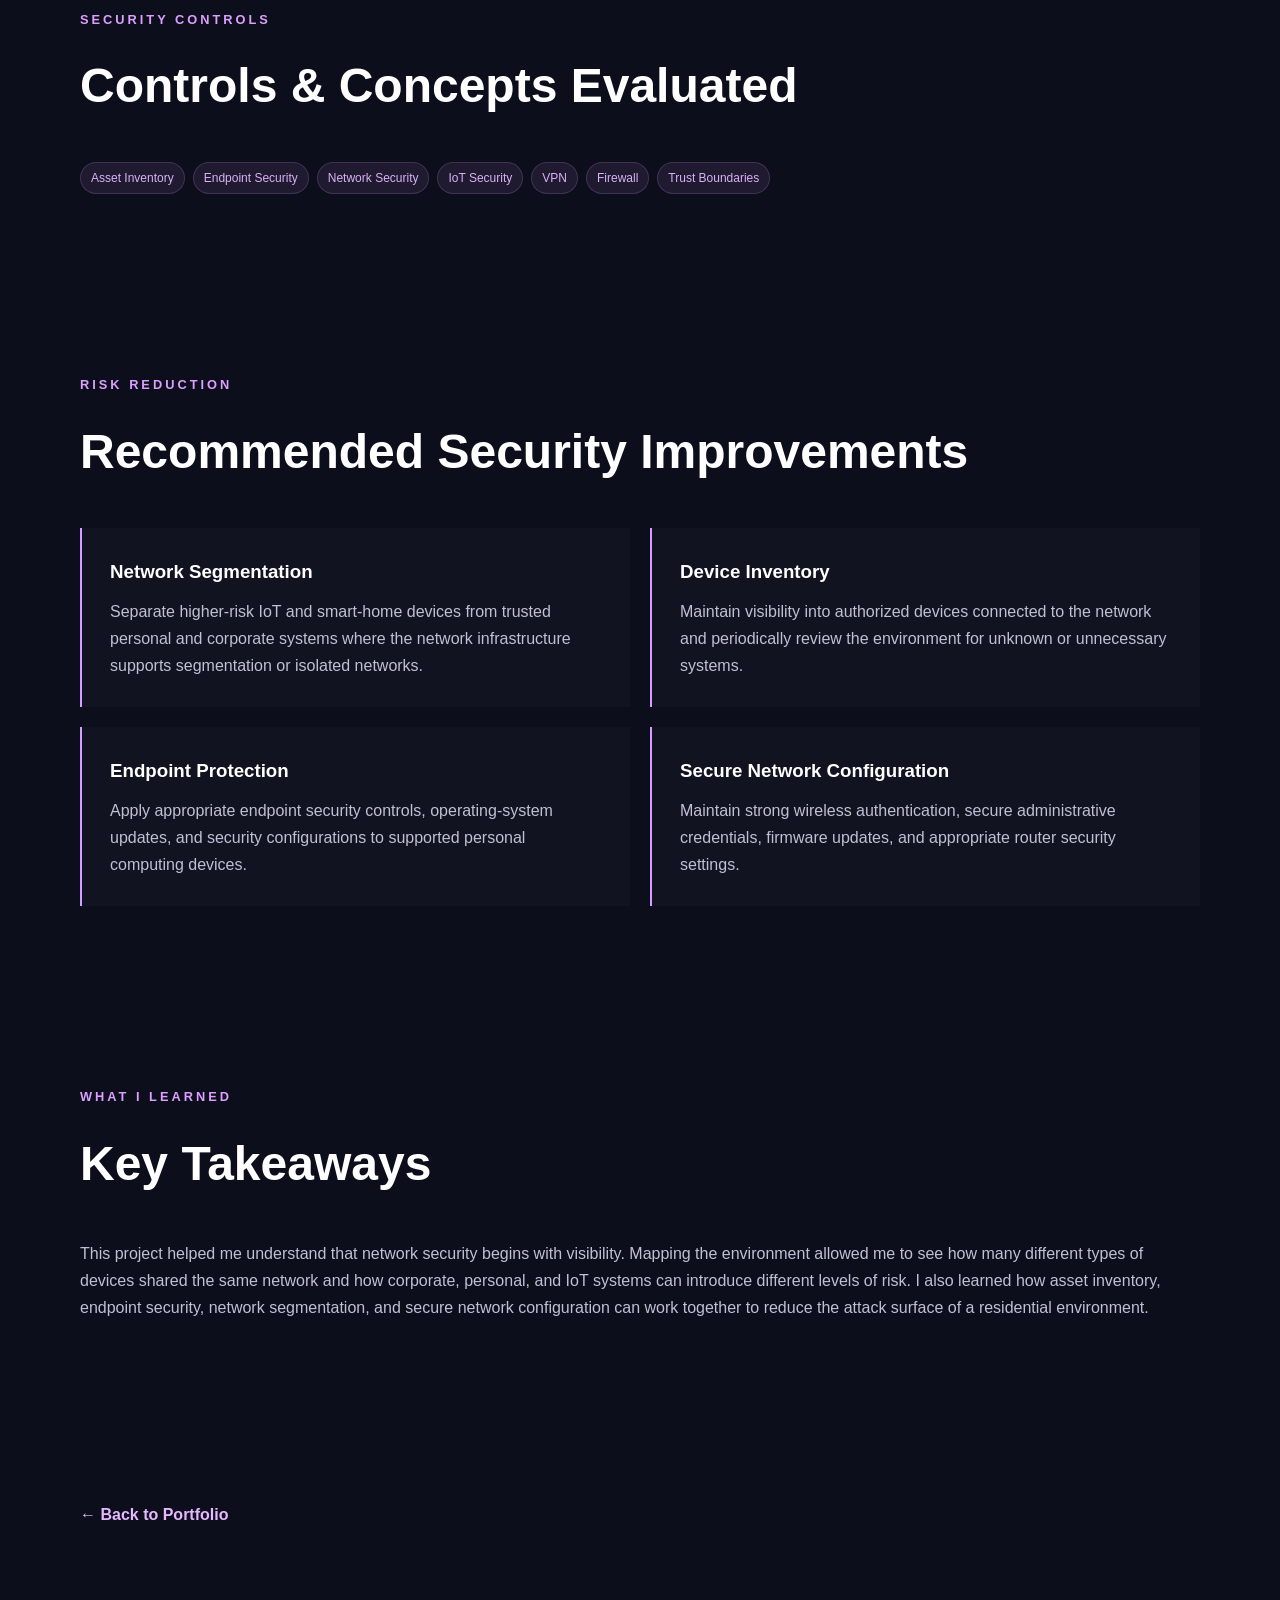
<file: home-network-security.html>
<!DOCTYPE html>
<html lang="en">

<head>
  <meta charset="UTF-8">
  <meta name="viewport" content="width=device-width, initial-scale=1.0">

  <title>Home Network Security Architecture & Risk Assessment | Winie Camille</title>

  <link rel="stylesheet" href="style.css">
</head>

<body>

  <main>

    <!-- PROJECT INTRODUCTION -->
    <section class="project-case-study">

      <p class="section-label">NETWORK SECURITY PROJECT</p>

      <h1>Home Network Security Architecture & Risk Assessment</h1>

      <p>
        A network security assessment documenting the devices, connectivity,
        security controls, and potential risks within a residential network
        environment containing personal, corporate, mobile, and IoT devices.
      </p>

    </section>


    <!-- PROJECT OVERVIEW -->
    <section>

      <p class="section-label">PROJECT OVERVIEW</p>

      <h2>Security Objective</h2>

      <p>
        The objective of this project was to map the devices connected to a
        residential network and evaluate the security considerations created
        by connecting work systems, personal devices, mobile devices, and IoT
        technology through a shared network infrastructure.
      </p>

    </section>


    <!-- NETWORK ENVIRONMENT -->
    <section>

      <p class="section-label">NETWORK ENVIRONMENT</p>

      <h2>Network Architecture</h2>

      <p>
        The environment used an Xfinity xFi Advanced Gateway (XB7) as the
        primary network gateway. Devices connected to the environment included
        work laptops, personal computers, smartphones, an iPad, a printer,
        smart entertainment devices, and a Ring camera.
      </p>
<div class="network-diagram">
  <img src="screenshots/home-network-diagram.png"
       alt="Home network architecture diagram showing the Xfinity xFi Advanced Gateway connecting corporate, personal, and IoT devices">
  <p class="evidence-caption">Home Network Architecture Diagram</p>
</div>
      <div class="skills-grid">

        <div>
          <h3>Corporate Devices</h3>
          <p>
            Work MacBook systems, a work iPhone, and a work iPad were connected
            to the residential wireless network.
          </p>
        </div>

        <div>
          <h3>Personal Devices</h3>
          <p>
            Personal computing and mobile devices included a MacBook Air and
            personal iPhone.
          </p>
        </div>

        <div>
          <h3>IoT & Entertainment</h3>
          <p>
            Connected devices included a Ring camera, Fire TV, Samsung
            television, and network-connected printer.
          </p>
        </div>

        <div>
          <h3>Network Infrastructure</h3>
          <p>
            Internet connectivity was provided through an Xfinity xFi Advanced
            Gateway (XB7), which served as the central connection point for
            wireless devices.
          </p>
        </div>

      </div>

    </section>


    <!-- SECURITY OBSERVATIONS -->
    <section>

      <p class="section-label">SECURITY ASSESSMENT</p>

      <h2>Security Observations</h2>

      <div class="skills-grid">

        <div>
          <h3>Shared Network Environment</h3>
          <p>
            Corporate, personal, and IoT devices shared the same residential
            network environment, increasing the importance of understanding
            device trust and network boundaries.
          </p>
        </div>

        <div>
          <h3>Endpoint Protection</h3>
          <p>
            Work devices used organization-managed security controls,
            including endpoint protection, firewall configurations, and
            secure remote-access technologies.
          </p>
        </div>

        <div>
          <h3>IoT Exposure</h3>
          <p>
            Smart-home and entertainment devices introduce additional
            endpoints that should be considered when assessing the overall
            attack surface of a residential network.
          </p>
        </div>

        <div>
          <h3>Asset Visibility</h3>
          <p>
            Creating a network diagram provided visibility into the number
            and types of systems connected to the environment and helped
            identify relationships between network assets.
          </p>
        </div>

      </div>

    </section>


    <!-- SECURITY CONTROLS -->
    <section>

      <p class="section-label">SECURITY CONTROLS</p>

      <h2>Controls & Concepts Evaluated</h2>

      <div class="tags">
        <span>Asset Inventory</span>
        <span>Endpoint Security</span>
        <span>Network Security</span>
        <span>IoT Security</span>
        <span>VPN</span>
        <span>Firewall</span>
        <span>Trust Boundaries</span>
      </div>

    </section>


    <!-- RECOMMENDATIONS -->
    <section>

      <p class="section-label">RISK REDUCTION</p>

      <h2>Recommended Security Improvements</h2>

      <div class="skills-grid">

        <div>
          <h3>Network Segmentation</h3>
          <p>
            Separate higher-risk IoT and smart-home devices from trusted
            personal and corporate systems where the network infrastructure
            supports segmentation or isolated networks.
          </p>
        </div>

        <div>
          <h3>Device Inventory</h3>
          <p>
            Maintain visibility into authorized devices connected to the
            network and periodically review the environment for unknown or
            unnecessary systems.
          </p>
        </div>

        <div>
          <h3>Endpoint Protection</h3>
          <p>
            Apply appropriate endpoint security controls, operating-system
            updates, and security configurations to supported personal
            computing devices.
          </p>
        </div>

        <div>
          <h3>Secure Network Configuration</h3>
          <p>
            Maintain strong wireless authentication, secure administrative
            credentials, firmware updates, and appropriate router security
            settings.
          </p>
        </div>

      </div>

    </section>


    <!-- WHAT I LEARNED -->
    <section>

      <p class="section-label">WHAT I LEARNED</p>

      <h2>Key Takeaways</h2>

      <p>
        This project helped me understand that network security begins with
        visibility. Mapping the environment allowed me to see how many
        different types of devices shared the same network and how corporate,
        personal, and IoT systems can introduce different levels of risk.
        I also learned how asset inventory, endpoint security, network
        segmentation, and secure network configuration can work together to
        reduce the attack surface of a residential environment.
      </p>

    </section>


    <!-- BACK TO PORTFOLIO -->
    <section>

      <a href="index.html" class="back-link">← Back to Portfolio</a>

    </section>

  </main>

</body>

</html>
</file>
<file: style.css>
/* =========================
   GLOBAL
========================= */

* {
  margin: 0;
  padding: 0;
  box-sizing: border-box;
  scroll-behavior: smooth;
}

body {
  font-family: Arial, Helvetica, sans-serif;
  background: #0d0e1c;
  color: #eeeeF7;
  line-height: 1.7;
}

body::before {
  content: "";
  position: fixed;
  top: -250px;
  right: -200px;
  width: 650px;
  height: 650px;
  background: radial-gradient(
    circle,
    rgba(198, 145, 255, 0.18),
    transparent 68%
  );
  z-index: -1;
}

section,
nav,
footer {
  width: min(1120px, 88%);
  margin: auto;
}

section {
  padding: 90px 0;
}

a {
  text-decoration: none;
}

p {
  color: #bfc0d3;
}


/* =========================
   NAVIGATION
========================= */

nav {
  height: 90px;
  display: flex;
  justify-content: space-between;
  align-items: center;
}

.logo {
  font-weight: 800;
  letter-spacing: 2px;
  color: #ffffff;
}

.nav-links {
  display: flex;
  gap: 30px;
}

.nav-links a {
  color: #c7c7d8;
  font-size: 0.95rem;
  transition: 0.3s;
}

.nav-links a:hover {
  color: #e5b8ff;
}


/* =========================
   HERO
========================= */

.hero {
  min-height: calc(100vh - 90px);
  display: flex;
  flex-direction: column;
  justify-content: center;
  padding-top: 40px;
}

.intro,
.section-label {
  color: #dc9fff;
  letter-spacing: 3px;
  font-size: 0.8rem;
  font-weight: 700;
  margin-bottom: 15px;
}

.hero h1 {
  font-size: clamp(3.5rem, 8vw, 6.5rem);
  line-height: 1.05;
  color: #ffffff;
  margin-bottom: 25px;
}

.hero h2 {
  max-width: 850px;
  font-size: clamp(1.5rem, 3vw, 2.3rem);
  line-height: 1.3;
  color: #d8a7ff;
  margin-bottom: 25px;
}

.hero-text {
  max-width: 750px;
  font-size: 1.1rem;
  margin-bottom: 35px;
}

.hero-buttons {
  display: flex;
  gap: 15px;
  flex-wrap: wrap;
}

.primary-button,
.secondary-button {
  padding: 13px 24px;
  border-radius: 8px;
  font-weight: 700;
  transition: 0.3s;
}

.primary-button {
  background: linear-gradient(135deg, #d99cff, #b88cff);
  color: #111220;
}

.primary-button:hover {
  transform: translateY(-3px);
}

.secondary-button {
  border: 1px solid #d7a4ff;
  color: #e1b8ff;
}

.secondary-button:hover {
  background: rgba(218, 161, 255, 0.08);
}


/* =========================
   SECTION HEADINGS
========================= */

section > h2 {
  font-size: clamp(2rem, 4vw, 3rem);
  color: #ffffff;
  margin-bottom: 35px;
}

#about > p:not(.section-label) {
  max-width: 850px;
  font-size: 1.05rem;
  margin-bottom: 20px;
}


/* =========================
   PROJECTS
========================= */

.project-grid {
  display: grid;
  grid-template-columns: repeat(2, 1fr);
  gap: 25px;
}

.project-card {
  background: rgba(255, 255, 255, 0.035);
  border: 1px solid rgba(220, 164, 255, 0.18);
  border-radius: 16px;
  padding: 32px;
  transition: 0.3s;
}

.project-card:hover {
  transform: translateY(-6px);
  border-color: #dca4ff;
  box-shadow: 0 15px 40px rgba(191, 133, 255, 0.10);
}

.project-number {
  color: #d89cff;
  font-size: 0.85rem;
  font-weight: 700;
  letter-spacing: 2px;
}

.project-card h3 {
  color: #ffffff;
  font-size: 1.35rem;
  margin: 10px 0 15px;
}

.project-card > p {
  margin-bottom: 20px;
}

.project-card > a {
  display: inline-block;
  color: #e0adff;
  margin-top: 20px;
  font-weight: 700;
}

.tags {
  display: flex;
  gap: 8px;
  flex-wrap: wrap;
}

.tags span {
  font-size: 0.75rem;
  padding: 5px 10px;
  border-radius: 20px;
  background: rgba(214, 159, 255, 0.09);
  color: #dab1f7;
  border: 1px solid rgba(214, 159, 255, 0.18);
}


/* =========================
   SKILLS
========================= */

.skills-grid {
  display: grid;
  grid-template-columns: repeat(2, 1fr);
  gap: 20px;
}

.skills-grid > div {
  padding: 28px;
  border-left: 2px solid #d69cff;
  background: rgba(255, 255, 255, 0.025);
}

.skills-grid .full-width {
  grid-column: 1 / -1;
}

.skills-grid h3 {
  color: #ffffff;
  margin-bottom: 10px;
}


/* =========================
   CERTIFICATIONS
========================= */

.certification-list {
  display: flex;
  flex-wrap: wrap;
  gap: 15px;
}

.certification-list span {
  padding: 12px 20px;
  border-radius: 8px;
  background: rgba(216, 156, 255, 0.08);
  border: 1px solid rgba(216, 156, 255, 0.2);
  color: #e5c5f7;
}


/* =========================
   EDUCATION
========================= */

.education-item {
  padding: 25px 0;
  border-bottom: 1px solid rgba(255, 255, 255, 0.08);
}

.education-item h3 {
  color: #ffffff;
  font-size: 1.25rem;
  margin-bottom: 5px;
}


/* =========================
   CONTACT
========================= */

#contact > p:not(.section-label) {
  max-width: 650px;
  margin-bottom: 25px;
}

.contact-links {
  display: flex;
  gap: 15px;
}

.contact-links a {
  color: #e0b2ff;
  border-bottom: 1px solid #d49cff;
}


/* =========================
   FOOTER
========================= */

footer {
  padding: 35px 0;
  border-top: 1px solid rgba(255, 255, 255, 0.08);
  text-align: center;
}

footer p {
  font-size: 0.85rem;
}

/* =========================
   ACADEMIA
========================= */

.academia-grid {
  display: grid;
  grid-template-columns: repeat(2, 1fr);
  gap: 30px;
}

.academia-column {
  background: rgba(255, 255, 255, 0.025);
  border: 1px solid rgba(216, 156, 255, 0.16);
  border-radius: 16px;
  padding: 32px;
}

.academia-type {
  color: #d99cff;
  font-size: 0.8rem;
  font-weight: 700;
  letter-spacing: 3px;
  margin-bottom: 25px;
}

.academia-item {
  padding: 22px 0;
  border-bottom: 1px solid rgba(255, 255, 255, 0.08);
}

.academia-item:first-of-type {
  padding-top: 0;
}

.academia-item:last-child {
  border-bottom: none;
  padding-bottom: 0;
}

.academia-item h3 {
  color: #ffffff;
  font-size: 1.35rem;
  margin-bottom: 5px;
}

.academia-item h4 {
  color: #dcb0f7;
  font-size: 1rem;
  margin-bottom: 12px;
}

.academia-item p {
  color: #bfc0d3;
}

/* =========================
   PROJECT PAGE NAVIGATION
========================= */

.back-link {
  display: inline-block;
  color: #e5b8ff;
  font-size: 1rem;
  font-weight: 600;
  text-decoration: none;
  transition: 0.3s;
}

.back-link:hover {
  color: #ffffff;
  transform: translateX(-4px);
}
/* =========================
   PROJECT CASE STUDY
========================= */

.project-case-study h1 {
  font-size: clamp(2.8rem, 6vw, 5rem);
  line-height: 1.1;
  color: #ffffff;
  margin-bottom: 25px;
}

.project-case-study > p:not(.section-label) {
  max-width: 850px;
  font-size: 1.1rem;
}


/* =========================
   IMPLEMENTATION EVIDENCE
========================= */

.evidence-grid {
  grid-template-columns: 1fr;
}

.evidence-item img {
  height: auto;
}

.evidence-item {
  background: rgba(255, 255, 255, 0.025);
  border: 1px solid rgba(216, 156, 255, 0.16);
  border-radius: 16px;
  padding: 18px;
}

.evidence-item img {
  width: 100%;
  height: 280px;
  object-fit: contain;
  background: rgba(0, 0, 0, 0.15);
  border-radius: 10px;
  display: block;
}

.evidence-item p {
  color: #e5c5f7;
  font-weight: 600;
  margin-top: 14px;
}


/* =========================
   PROJECT BUTTON
========================= */

.project-button {
  display: inline-block;
  margin-top: 25px;
  padding: 13px 24px;
  border-radius: 8px;
  background: linear-gradient(135deg, #d99cff, #b88cff);
  color: #111220;
  font-weight: 700;
  transition: 0.3s;
}

.project-button:hover {
  transform: translateY(-3px);
}
/* =========================
   MOBILE
========================= */

@media (max-width: 750px) {
  
   .academia-grid {
    grid-template-columns: 1fr;
  }
   .evidence-grid {
  grid-template-columns: 1fr;
}
  nav {
    height: auto;
    padding: 25px 0;
    flex-direction: column;
    align-items: flex-start;
    gap: 18px;
  }

  .nav-links {
    flex-wrap: wrap;
    gap: 12px 20px;
  }

  .hero {
    min-height: auto;
    padding: 100px 0;
  }

  .hero h1 {
    font-size: 3.4rem;
  }

  .project-grid,
  .skills-grid {
    grid-template-columns: 1fr;
  }

  section {
    padding: 70px 0;
  }
}

/* Home Network Architecture Diagram */

.network-diagram {
  margin: 50px 0;
  text-align: center;
}

.network-diagram img {
  width: 100%;
  max-width: 1200px;
  height: auto;
  background: #ffffff;
  border-radius: 12px;
  padding: 20px;
  box-sizing: border-box;
}

.evidence-caption {
  margin-top: 14px;
  font-size: 0.9rem;
  color: #a8a8b8;
  text-align: center;
}
</file>
